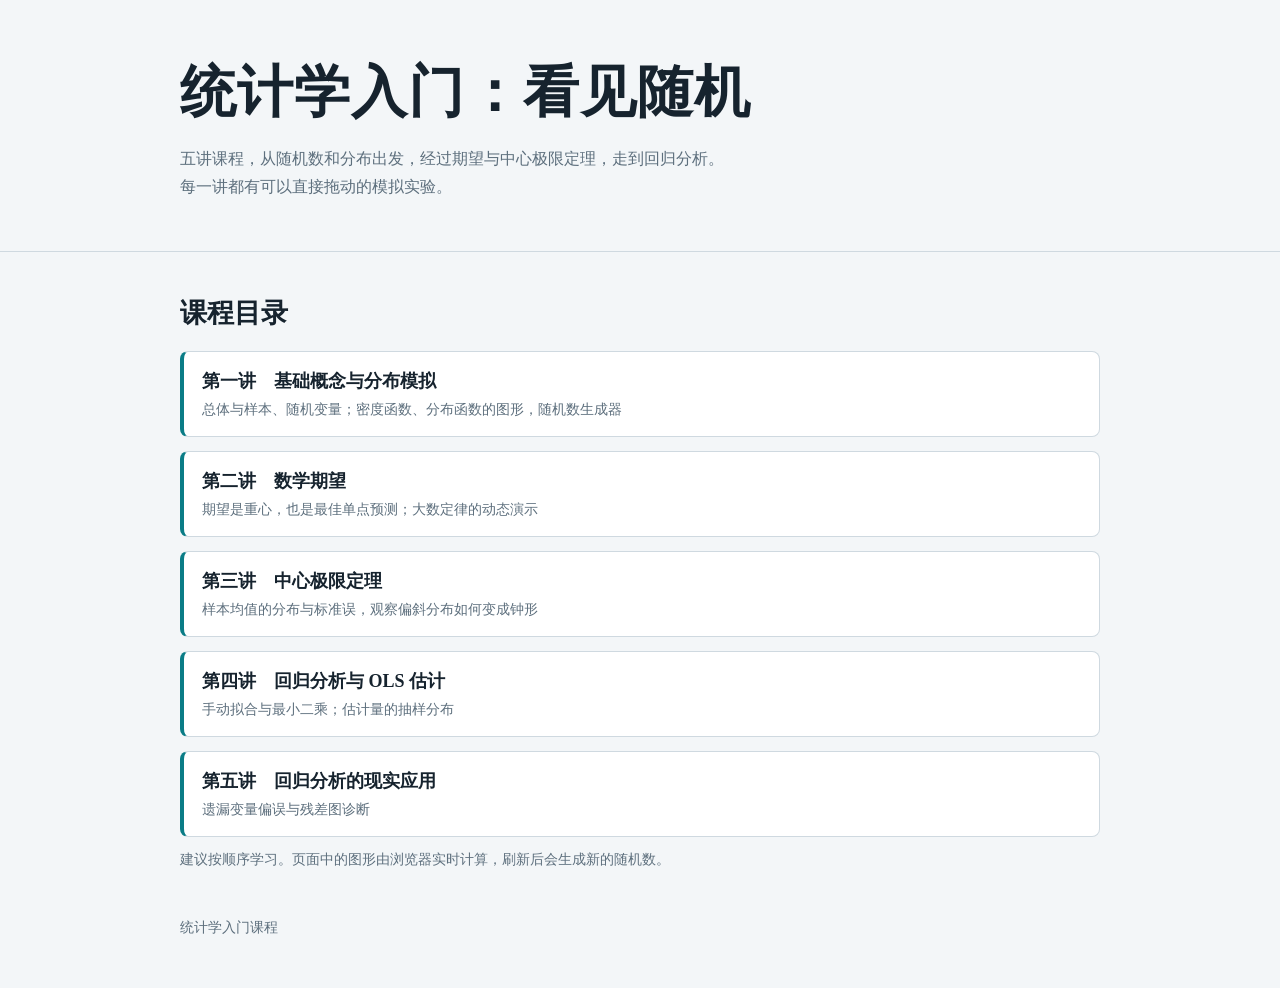
<file: index.html>
<!DOCTYPE html>
<html lang="zh-CN"><head><meta charset="utf-8"><meta name="viewport" content="width=device-width, initial-scale=1, viewport-fit=cover"><title>统计学入门：看见随机</title><link rel="stylesheet" href="assets/style.css"></head>
<body><header><div class="w"><h1>统计学入门：看见随机</h1><p class="lead">五讲课程，从随机数和分布出发，经过期望与中心极限定理，走到回归分析。每一讲都有可以直接拖动的模拟实验。</p></div></header>
<main class="w"><section><h2>课程目录</h2><ol class="toc"><li><a href="lecture-01/"><b>第一讲　基础概念与分布模拟</b><span>总体与样本、随机变量；密度函数、分布函数的图形，随机数生成器</span></a></li><li><a href="lecture-02/"><b>第二讲　数学期望</b><span>期望是重心，也是最佳单点预测；大数定律的动态演示</span></a></li><li><a href="lecture-03/"><b>第三讲　中心极限定理</b><span>样本均值的分布与标准误，观察偏斜分布如何变成钟形</span></a></li><li><a href="lecture-04/"><b>第四讲　回归分析与 OLS 估计</b><span>手动拟合与最小二乘；估计量的抽样分布</span></a></li><li><a href="lecture-05/"><b>第五讲　回归分析的现实应用</b><span>遗漏变量偏误与残差图诊断</span></a></li></ol><p class="note">建议按顺序学习。页面中的图形由浏览器实时计算，刷新后会生成新的随机数。</p></section></main>
<footer><div class="w">统计学入门课程</div></footer></body></html>
</file>
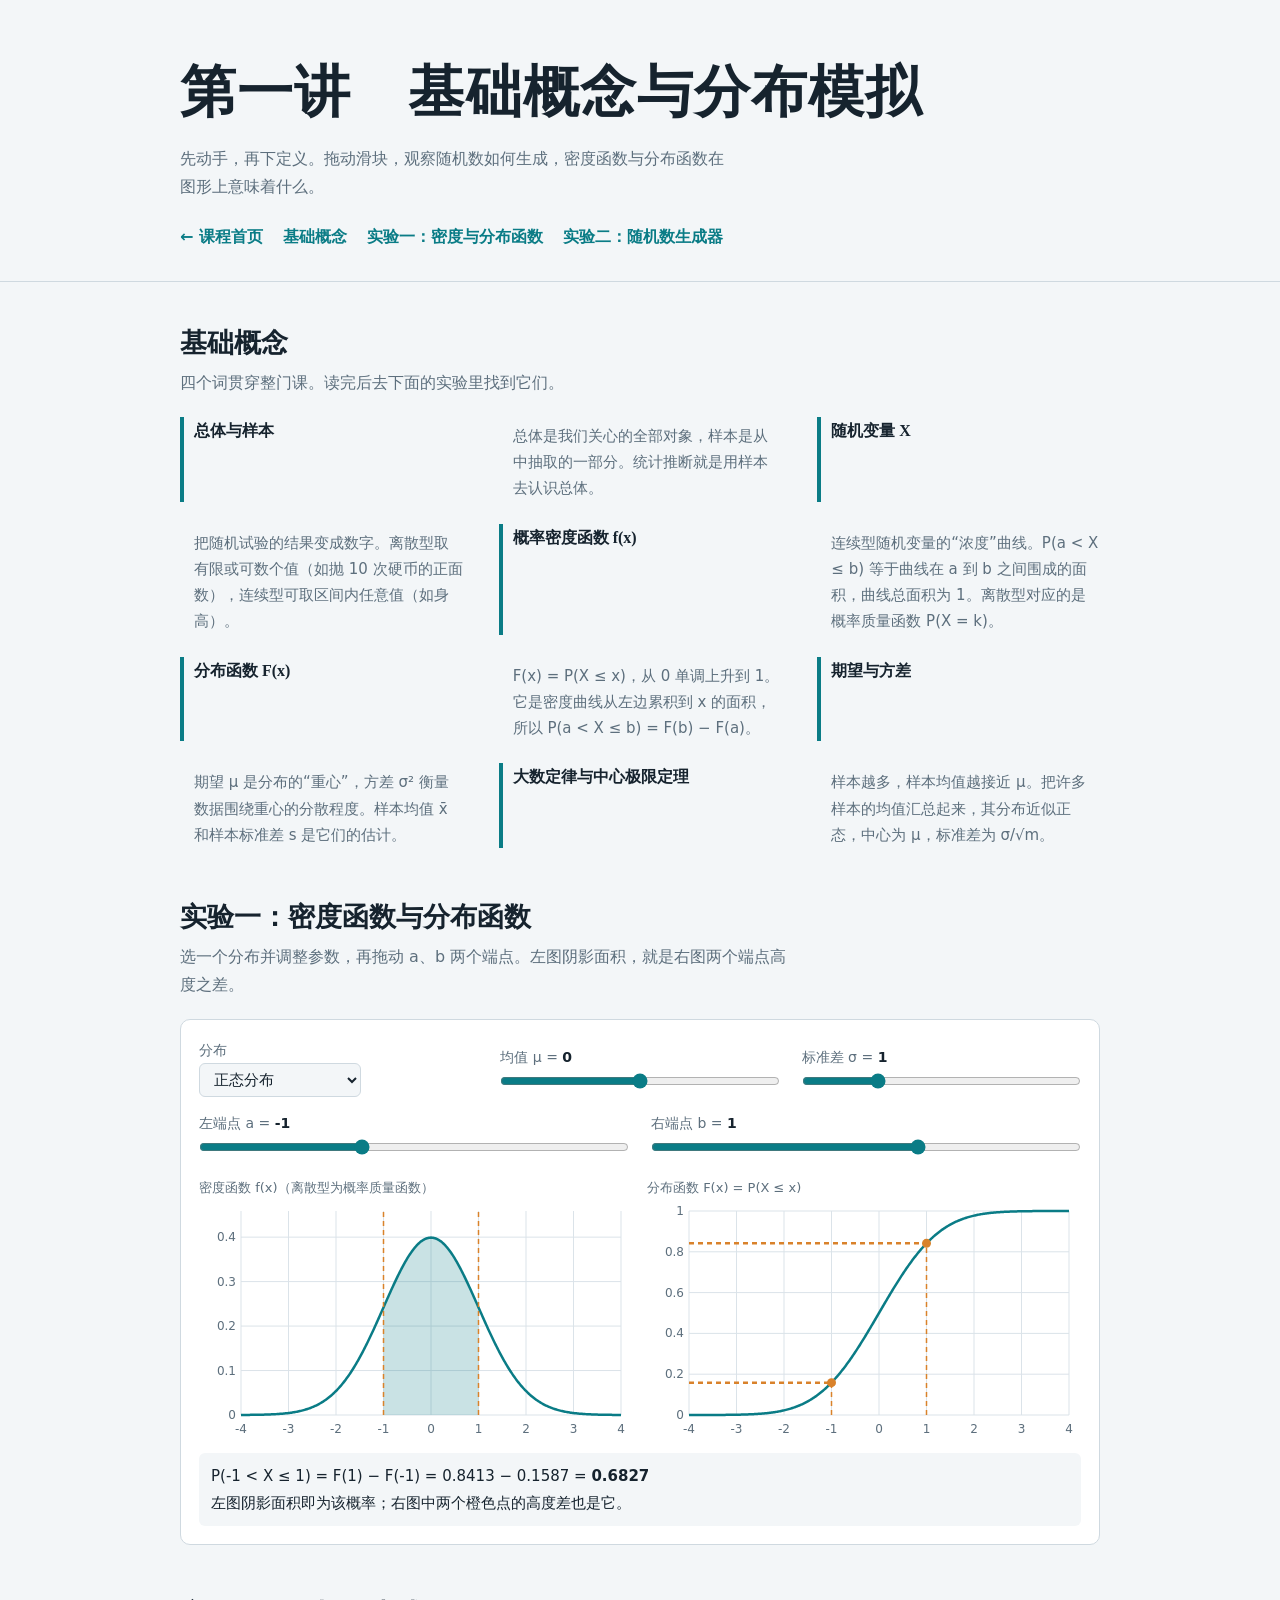
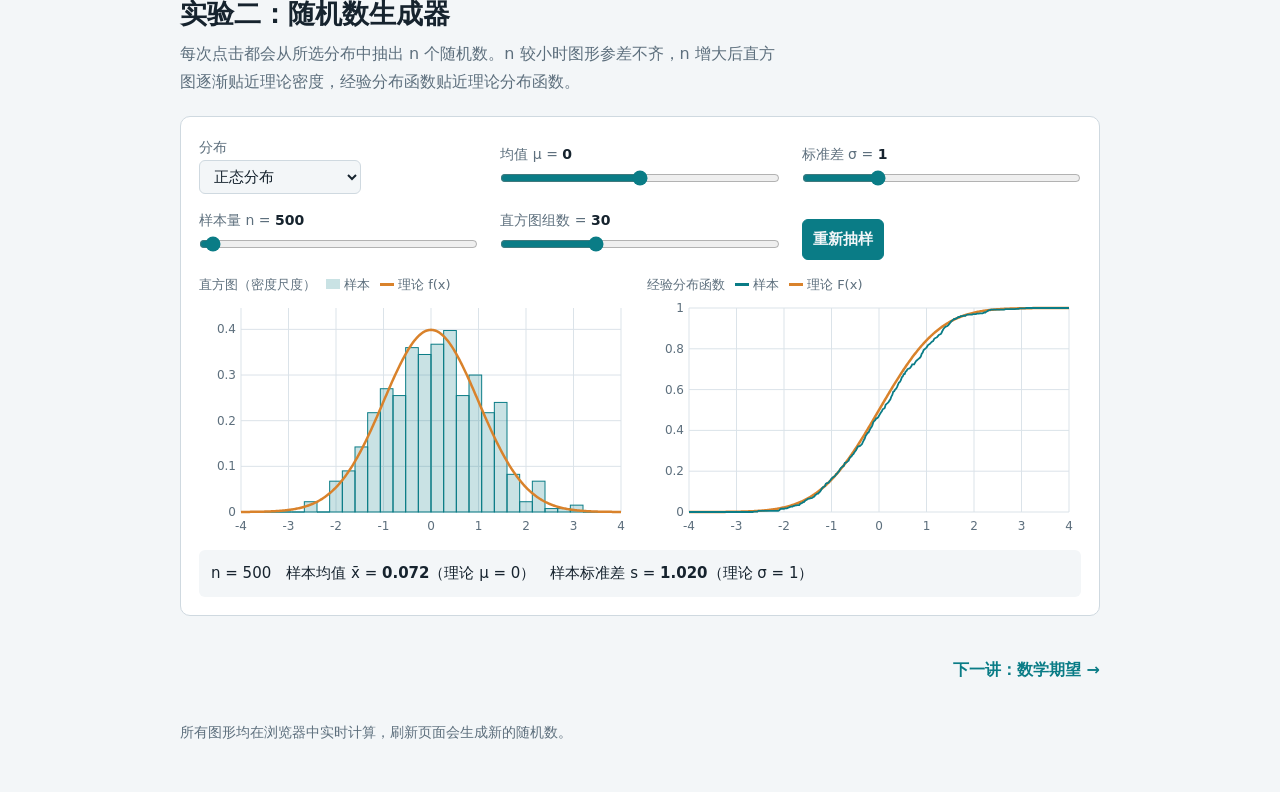
<file: lecture-01/index.html>
<!DOCTYPE html>
<html lang="zh-CN">
<head>
<meta charset="utf-8">
<meta name="viewport" content="width=device-width, initial-scale=1, viewport-fit=cover">
<title>第一讲　基础概念与分布模拟</title>
<link rel="stylesheet" href="../assets/style.css">
</head>
<body>
<header><div class="w">
<h1>第一讲　基础概念与分布模拟</h1>
<p class="lead">先动手，再下定义。拖动滑块，观察随机数如何生成，密度函数与分布函数在图形上意味着什么。</p>
<nav><a href="../">← 课程首页</a><a href="#c">基础概念</a><a href="#e1">实验一：密度与分布函数</a><a href="#e2">实验二：随机数生成器</a></nav>
</div></header>

<main class="w">
<section id="c">
<h2>基础概念</h2>
<p class="intro">四个词贯穿整门课。读完后去下面的实验里找到它们。</p>
<dl>
<dt>总体与样本</dt><dd>总体是我们关心的全部对象，样本是从中抽取的一部分。统计推断就是用样本去认识总体。</dd>
<dt>随机变量 X</dt><dd>把随机试验的结果变成数字。离散型取有限或可数个值（如抛 10 次硬币的正面数），连续型可取区间内任意值（如身高）。</dd>
<dt>概率密度函数 f(x)</dt><dd>连续型随机变量的“浓度”曲线。P(a &lt; X ≤ b) 等于曲线在 a 到 b 之间围成的面积，曲线总面积为 1。离散型对应的是概率质量函数 P(X = k)。</dd>
<dt>分布函数 F(x)</dt><dd>F(x) = P(X ≤ x)，从 0 单调上升到 1。它是密度曲线从左边累积到 x 的面积，所以 P(a &lt; X ≤ b) = F(b) − F(a)。</dd>
<dt>期望与方差</dt><dd>期望 μ 是分布的“重心”，方差 σ² 衡量数据围绕重心的分散程度。样本均值 x̄ 和样本标准差 s 是它们的估计。</dd>
<dt>大数定律与中心极限定理</dt><dd>样本越多，样本均值越接近 μ。把许多样本的均值汇总起来，其分布近似正态，中心为 μ，标准差为 σ/√m。</dd>
</dl>
</section>

<section id="e1">
<h2>实验一：密度函数与分布函数</h2>
<p class="intro">选一个分布并调整参数，再拖动 a、b 两个端点。左图阴影面积，就是右图两个端点高度之差。</p>
<div class="lab">
<div class="ctl" id="k1"></div>
<div class="ctl">
<label>左端点 a = <b id="va"></b><input type="range" id="ea"></label>
<label>右端点 b = <b id="vb"></b><input type="range" id="eb"></label>
</div>
<div class="pair">
<figure><figcaption>密度函数 f(x)（离散型为概率质量函数）</figcaption><canvas id="c1"></canvas></figure>
<figure><figcaption>分布函数 F(x) = P(X ≤ x)</figcaption><canvas id="c2"></canvas></figure>
</div>
<div class="out" id="o1"></div>
</div>
</section>

<section id="e2">
<h2>实验二：随机数生成器</h2>
<p class="intro">每次点击都会从所选分布中抽出 n 个随机数。n 较小时图形参差不齐，n 增大后直方图逐渐贴近理论密度，经验分布函数贴近理论分布函数。</p>
<div class="lab">
<div class="ctl" id="k2"></div>
<div class="ctl">
<label>样本量 n = <b>500</b><input type="range" id="sn" min="10" max="20000" step="10" value="500"></label>
<label>直方图组数 = <b>30</b><input type="range" id="sb" min="5" max="80" step="1" value="30"></label>
<div><button id="go">重新抽样</button></div>
</div>
<div class="pair">
<figure><figcaption>直方图（密度尺度）<span class="sw" style="background:var(--accs);height:10px"></span>样本<span class="sw" style="background:var(--warm)"></span>理论 f(x)</figcaption><canvas id="c3"></canvas></figure>
<figure><figcaption>经验分布函数<span class="sw" style="background:var(--acc)"></span>样本<span class="sw" style="background:var(--warm)"></span>理论 F(x)</figcaption><canvas id="c4"></canvas></figure>
</div>
<div class="out" id="o2"></div>
</div>
</section>

</main>
<div class="w pn"><span></span><a href="../lecture-02/">下一讲：数学期望 →</a></div>
<footer><div class="w">所有图形均在浏览器中实时计算，刷新页面会生成新的随机数。</div></footer>

<script src="../assets/lib.js"></script>
<script>
/* 实验一 */
const E=ctl($('k1'),drawE,o=>{const r=o.d.rng(o.q),m=o.d.mean(o.q),s=o.d.sd(o.q),st=o.d.disc?1:(r[1]-r[0])/200;
 [['ea',m-s],['eb',m+s]].forEach(([id,v])=>{const e=$(id);e.min=r[0];e.max=r[1];e.step=st;e.value=o.d.disc?Math.round(v):v;$(id==='ea'?'va':'vb').textContent=fmt(+e.value)})});
bindB('ea',drawE);bindB('eb',drawE);
function drawE(){
 const {d,q}=E,r=d.rng(q),a=+$('ea').value,b=+$('eb').value,lo=Math.min(a,b),hi=Math.max(a,b);
 $('va').textContent=fmt(a);$('vb').textContent=fmt(b);
 const A=ax($('c1'),r,ymaxOf(d,q,r)*1.15),g=A.g,acc=css('--acc'),as=css('--accs');
 if(d.disc){for(let k=0;k<=q.n;k++){const y=d.f(k,q),x0=A.X(k-.4),x1=A.X(k+.4);g.fillStyle=(k>lo&&k<=hi)?acc:as;g.fillRect(x0,A.Y(y),x1-x0,A.Y(0)-A.Y(y))}}
 else{g.beginPath();g.moveTo(A.X(lo),A.Y(0));for(let i=0;i<=120;i++){const x=lo+(hi-lo)*i/120;g.lineTo(A.X(x),A.Y(d.f(x,q)))}g.lineTo(A.X(hi),A.Y(0));g.fillStyle=as;g.fill();curve(A,x=>d.f(x,q),r,acc,2.5)}
 [lo,hi].forEach(x=>dash(A,x,0,A.h&&ymaxOf(d,q,r)*1.15,css('--warm')));
 const B=ax($('c2'),r,1);curve(B,x=>d.F(x,q),r,acc,2.5);
 const Fl=d.F(lo,q),Fh=d.F(hi,q);
 [[lo,Fl],[hi,Fh]].forEach(([x,y])=>{dash(B,x,0,y,css('--warm'));B.g.save();B.g.setLineDash([5,4]);B.g.strokeStyle=css('--warm');B.g.beginPath();B.g.moveTo(B.L,B.Y(y));B.g.lineTo(B.X(x),B.Y(y));B.g.stroke();B.g.restore();B.g.beginPath();B.g.arc(B.X(x),B.Y(y),4.5,0,7);B.g.fillStyle=css('--warm');B.g.fill()});
 $('o1').innerHTML=`P(${fmt(lo)} &lt; X ≤ ${fmt(hi)}) = F(${fmt(hi)}) − F(${fmt(lo)}) = ${Fh.toFixed(4)} − ${Fl.toFixed(4)} = <b>${(Fh-Fl).toFixed(4)}</b><br>${d.disc?'左图高亮的柱子（k 取 a 之后到 b 为止）的高度之和即为该概率。':'左图阴影面积即为该概率；右图中两个橙色点的高度差也是它。'}`}

/* 实验二 */
let smp=[];
const S=ctl($('k2'),()=>{resample();drawS()});
function resample(){const n=+$('sn').value;smp=Array.from({length:n},()=>S.d.s(S.q))}
bindB('sn',()=>{resample();drawS()});bindB('sb',drawS);$('go').onclick=()=>{resample();drawS()};
function hist(vals,d,q,r,k,A0){ // 返回 [{x0,w,h}]，h 为密度
 const n=vals.length;if(d.disc){const c=Array(q.n+1).fill(0);vals.forEach(v=>c[v]++);return c.map((v,i)=>({x0:i-.4,w:.8,h:v/n}))}
 const w=(r[1]-r[0])/k,c=Array(k).fill(0);vals.forEach(v=>{const i=Math.floor((v-r[0])/w);if(i>=0&&i<k)c[i]++});return c.map((v,i)=>({x0:r[0]+i*w,w,h:v/(n*w)}))}
function drawHist(cvs,vals,d,q,r,k,fth,lineCol){
 const H=hist(vals,d,q,r,k),ym=Math.max(...H.map(b=>b.h),ymaxOf(d,q,r)*(fth?1:0))*1.12||1;
 const A=ax(cvs,r,ym),g=A.g;g.fillStyle=css('--accs');g.strokeStyle=css('--acc');g.lineWidth=1;
 H.forEach(b=>{const x0=A.X(b.x0),x1=A.X(b.x0+b.w);g.fillRect(x0,A.Y(b.h),x1-x0,A.Y(0)-A.Y(b.h));g.strokeRect(x0,A.Y(b.h),x1-x0,A.Y(0)-A.Y(b.h))});
 return A}
function drawS(){
 const {d,q}=S,r=d.rng(q),n=smp.length,k=+$('sb').value,A=drawHist($('c3'),smp,d,q,r,k,1),g=A.g,warm=css('--warm');
 if(d.disc){for(let i=0;i<=q.n;i++){g.beginPath();g.arc(A.X(i),A.Y(d.f(i,q)),4,0,7);g.fillStyle=warm;g.fill()}}else curve(A,x=>d.f(x,q),r,warm,2.5);
 const srt=[...smp].sort((x,y)=>x-y),cnt=x=>{let a=0,b=n;while(a<b){const m=(a+b)>>1;srt[m]<=x?a=m+1:b=m}return a/n};
 const B=ax($('c4'),r,1);curve(B,x=>d.F(x,q),r,warm,2.5);curve(B,cnt,r,css('--acc'),1.8);
 const m=smp.reduce((s,v)=>s+v,0)/n,s=Math.sqrt(smp.reduce((t,v)=>t+(v-m)**2,0)/(n-1));
 $('o2').innerHTML=`n = ${n}　样本均值 x̄ = <b>${m.toFixed(3)}</b>（理论 μ = ${fmt(d.mean(q))}）　样本标准差 s = <b>${s.toFixed(3)}</b>（理论 σ = ${fmt(d.sd(q))}）`}

E.build();S.build();
const all=()=>{drawE();drawS()};
addEventListener('resize',all);matchMedia('(prefers-color-scheme:dark)').addEventListener('change',all);
</script>
</body>
</html>
</file>
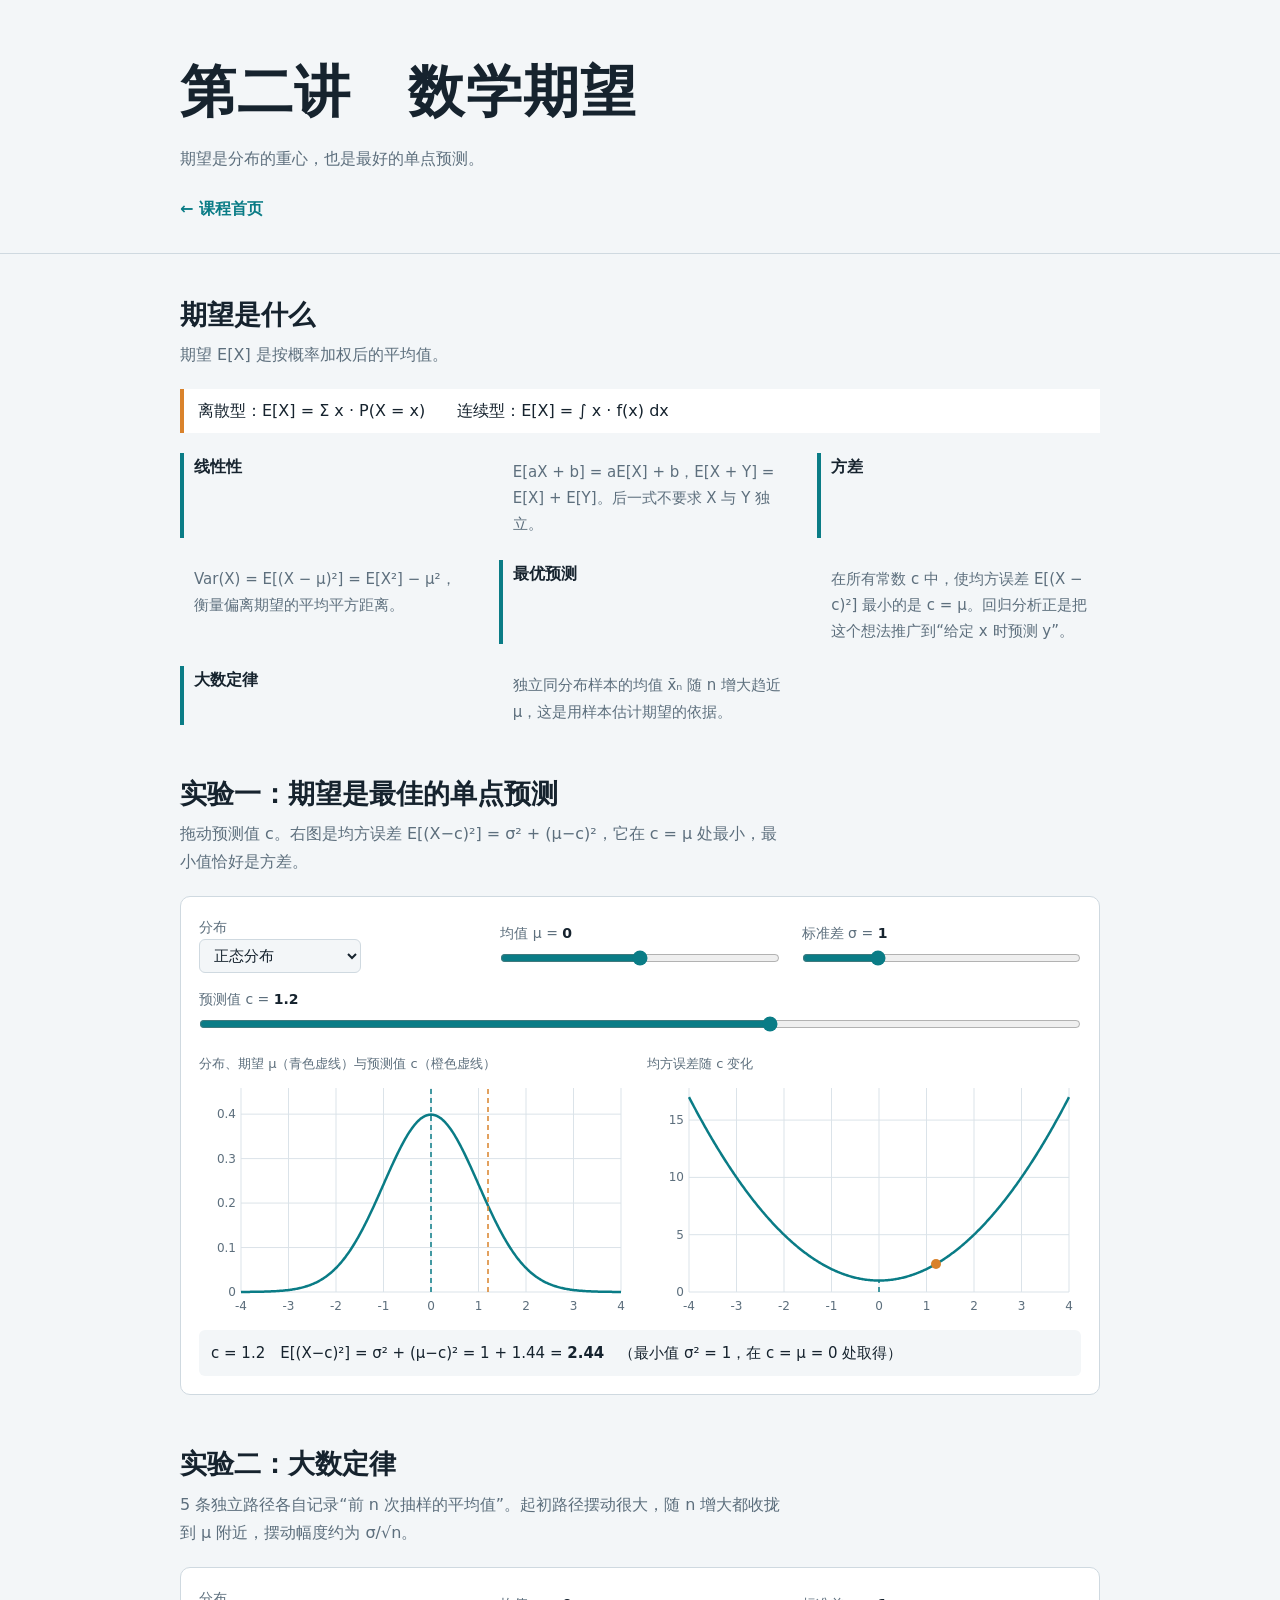
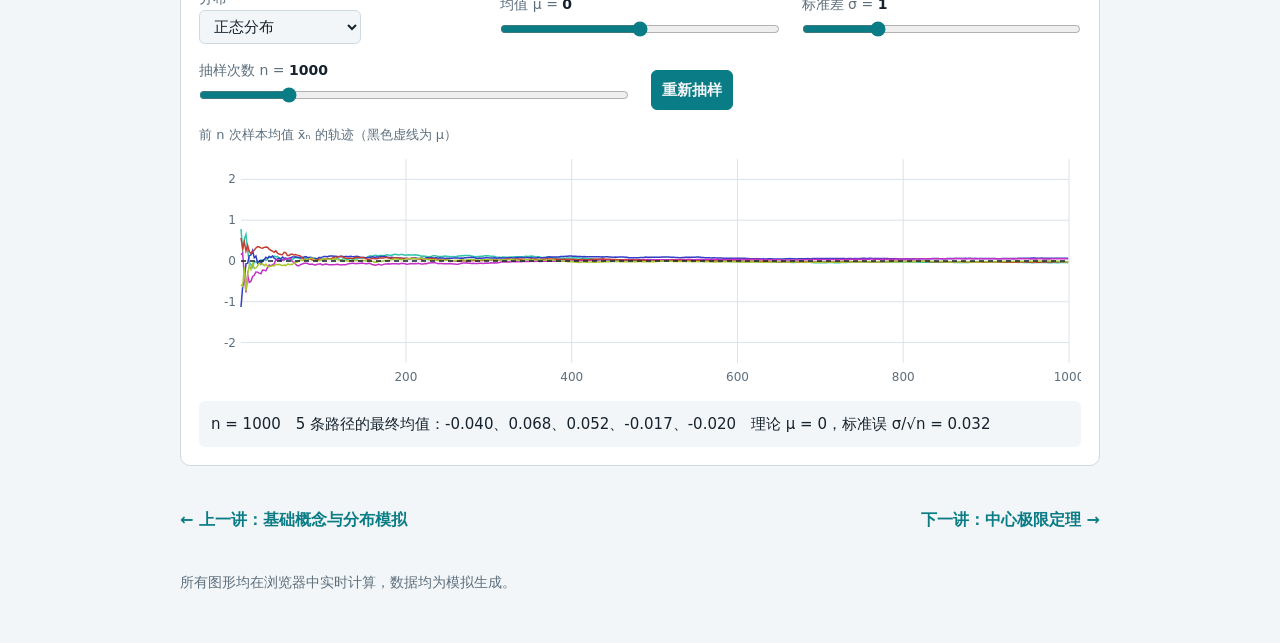
<file: lecture-02/index.html>
<!DOCTYPE html>
<html lang="zh-CN"><head><meta charset="utf-8"><meta name="viewport" content="width=device-width, initial-scale=1, viewport-fit=cover"><title>第二讲　数学期望</title><link rel="stylesheet" href="../assets/style.css"></head>
<body><header><div class="w"><h1>第二讲　数学期望</h1><p class="lead">期望是分布的重心，也是最好的单点预测。</p><nav><a href="../">← 课程首页</a></nav></div></header>
<main class="w">
<section><h2>期望是什么</h2><p class="intro">期望 E[X] 是按概率加权后的平均值。</p>
<div class="eq">离散型：E[X] = Σ x · P(X = x)　　连续型：E[X] = ∫ x · f(x) dx</div>
<dl><dt>线性性</dt><dd>E[aX + b] = aE[X] + b，E[X + Y] = E[X] + E[Y]。后一式不要求 X 与 Y 独立。</dd>
<dt>方差</dt><dd>Var(X) = E[(X − μ)²] = E[X²] − μ²，衡量偏离期望的平均平方距离。</dd>
<dt>最优预测</dt><dd>在所有常数 c 中，使均方误差 E[(X − c)²] 最小的是 c = μ。回归分析正是把这个想法推广到“给定 x 时预测 y”。</dd>
<dt>大数定律</dt><dd>独立同分布样本的均值 x̄ₙ 随 n 增大趋近 μ，这是用样本估计期望的依据。</dd></dl></section>
<section id="x1"><h2>实验一：期望是最佳的单点预测</h2><p class="intro">拖动预测值 c。右图是均方误差 E[(X−c)²] = σ² + (μ−c)²，它在 c = μ 处最小，最小值恰好是方差。</p>
<div class="lab"><div class="ctl" id="k1"></div><div class="ctl"><label>预测值 c = <b>0</b><input type="range" id="c0"></label></div>
<div class="pair"><figure><figcaption>分布、期望 μ（青色虚线）与预测值 c（橙色虚线）</figcaption><canvas id="c1"></canvas></figure>
<figure><figcaption>均方误差随 c 变化</figcaption><canvas id="c2"></canvas></figure></div><div class="out" id="o1"></div></div></section>
<section id="x2"><h2>实验二：大数定律</h2><p class="intro">5 条独立路径各自记录“前 n 次抽样的平均值”。起初路径摆动很大，随 n 增大都收拢到 μ 附近，摆动幅度约为 σ/√n。</p>
<div class="lab"><div class="ctl" id="k2"></div><div class="ctl"><label>抽样次数 n = <b>1000</b><input type="range" id="n2" min="10" max="5000" step="10" value="1000"></label><div><button id="g2">重新抽样</button></div></div>
<figure><figcaption>前 n 次样本均值 x̄ₙ 的轨迹（黑色虚线为 μ）</figcaption><canvas id="c3"></canvas></figure><div class="out" id="o2"></div></div></section></main>
<div class="w pn"><a href="../lecture-01/">← 上一讲：基础概念与分布模拟</a><a href="../lecture-03/">下一讲：中心极限定理 →</a></div><footer><div class="w">所有图形均在浏览器中实时计算，数据均为模拟生成。</div></footer>
<script src="../assets/lib.js"></script>
<script>
const A1=ctl($('k1'),d1,o=>{const r=o.d.rng(o.q),e=$('c0');e.min=r[0];e.max=r[1];e.step=(r[1]-r[0])/200;e.value=o.d.mean(o.q)+(r[1]-r[0])*.15});
bindB('c0',d1);
function d1(){const {d,q}=A1,r=d.rng(q),mu=d.mean(q),sg=d.sd(q),c=+$('c0').value;
 $('c0').parentNode.querySelector('b').textContent=fmt(c);
 const ym=ymaxOf(d,q,r)*1.15,A=ax($('c1'),r,ym),g=A.g;
 if(d.disc){for(let k=0;k<=q.n;k++){const y=d.f(k,q);g.fillStyle=css('--accs');g.fillRect(A.X(k-.4),A.Y(y),A.X(k+.4)-A.X(k-.4),A.Y(0)-A.Y(y))}}else curve(A,x=>d.f(x,q),r,css('--acc'),2.5);
 dash(A,mu,0,ym,css('--acc'));dash(A,c,0,ym,css('--warm'));
 const mse=x=>sg*sg+(mu-x)**2,B=ax($('c2'),r,sg*sg+Math.max((mu-r[0])**2,(mu-r[1])**2)*1.05);
 curve(B,mse,r,css('--acc'),2.5);dash(B,mu,0,mse(mu),css('--acc'));B.g.beginPath();B.g.arc(B.X(c),B.Y(mse(c)),5,0,7);B.g.fillStyle=css('--warm');B.g.fill();
 $('o1').innerHTML=`c = ${fmt(c)}　E[(X−c)²] = σ² + (μ−c)² = ${fmt(sg*sg)} + ${fmt((mu-c)**2)} = <b>${fmt(mse(c))}</b>　（最小值 σ² = ${fmt(sg*sg)}，在 c = μ = ${fmt(mu)} 处取得）`}
let paths=[];
const A2=ctl($('k2'),()=>{sim();d2()});
function sim(){const n=+$('n2').value;paths=Array.from({length:5},()=>{let s=0;return Array.from({length:n},(_,i)=>(s+=A2.d.s(A2.q))/(i+1))})}
bindB('n2',()=>{sim();d2()});$('g2').onclick=()=>{sim();d2()};
function d2(){const {d,q}=A2,mu=d.mean(q),sg=d.sd(q),n=paths[0].length,A=ax($('c3'),[1,n],mu+2.5*sg,mu-2.5*sg),g=A.g,st=Math.max(1,Math.floor(n/500));
 paths.forEach((p,k)=>{g.beginPath();for(let i=0;i<n;i+=st)i?g.lineTo(A.X(i+1),A.Y(p[i])):g.moveTo(A.X(1),A.Y(p[0]));g.strokeStyle=`hsl(${k*65+170} 60% 48%)`;g.lineWidth=1.5;g.stroke()});
 g.save();g.setLineDash([5,4]);g.strokeStyle=css('--ink');g.beginPath();g.moveTo(A.X(1),A.Y(mu));g.lineTo(A.X(n),A.Y(mu));g.stroke();g.restore();
 $('o2').innerHTML=`n = ${n}　5 条路径的最终均值：${paths.map(p=>p[n-1].toFixed(3)).join('、')}　理论 μ = ${fmt(mu)}，标准误 σ/√n = ${fmt(sg/Math.sqrt(n))}`}
function redraw(){d1();d2()}
A1.build();A2.build();
addEventListener('resize',()=>{try{redraw()}catch(e){}});matchMedia("(prefers-color-scheme:dark)").addEventListener("change",()=>dispatchEvent(new Event("resize")));
</script></body></html>
</file>
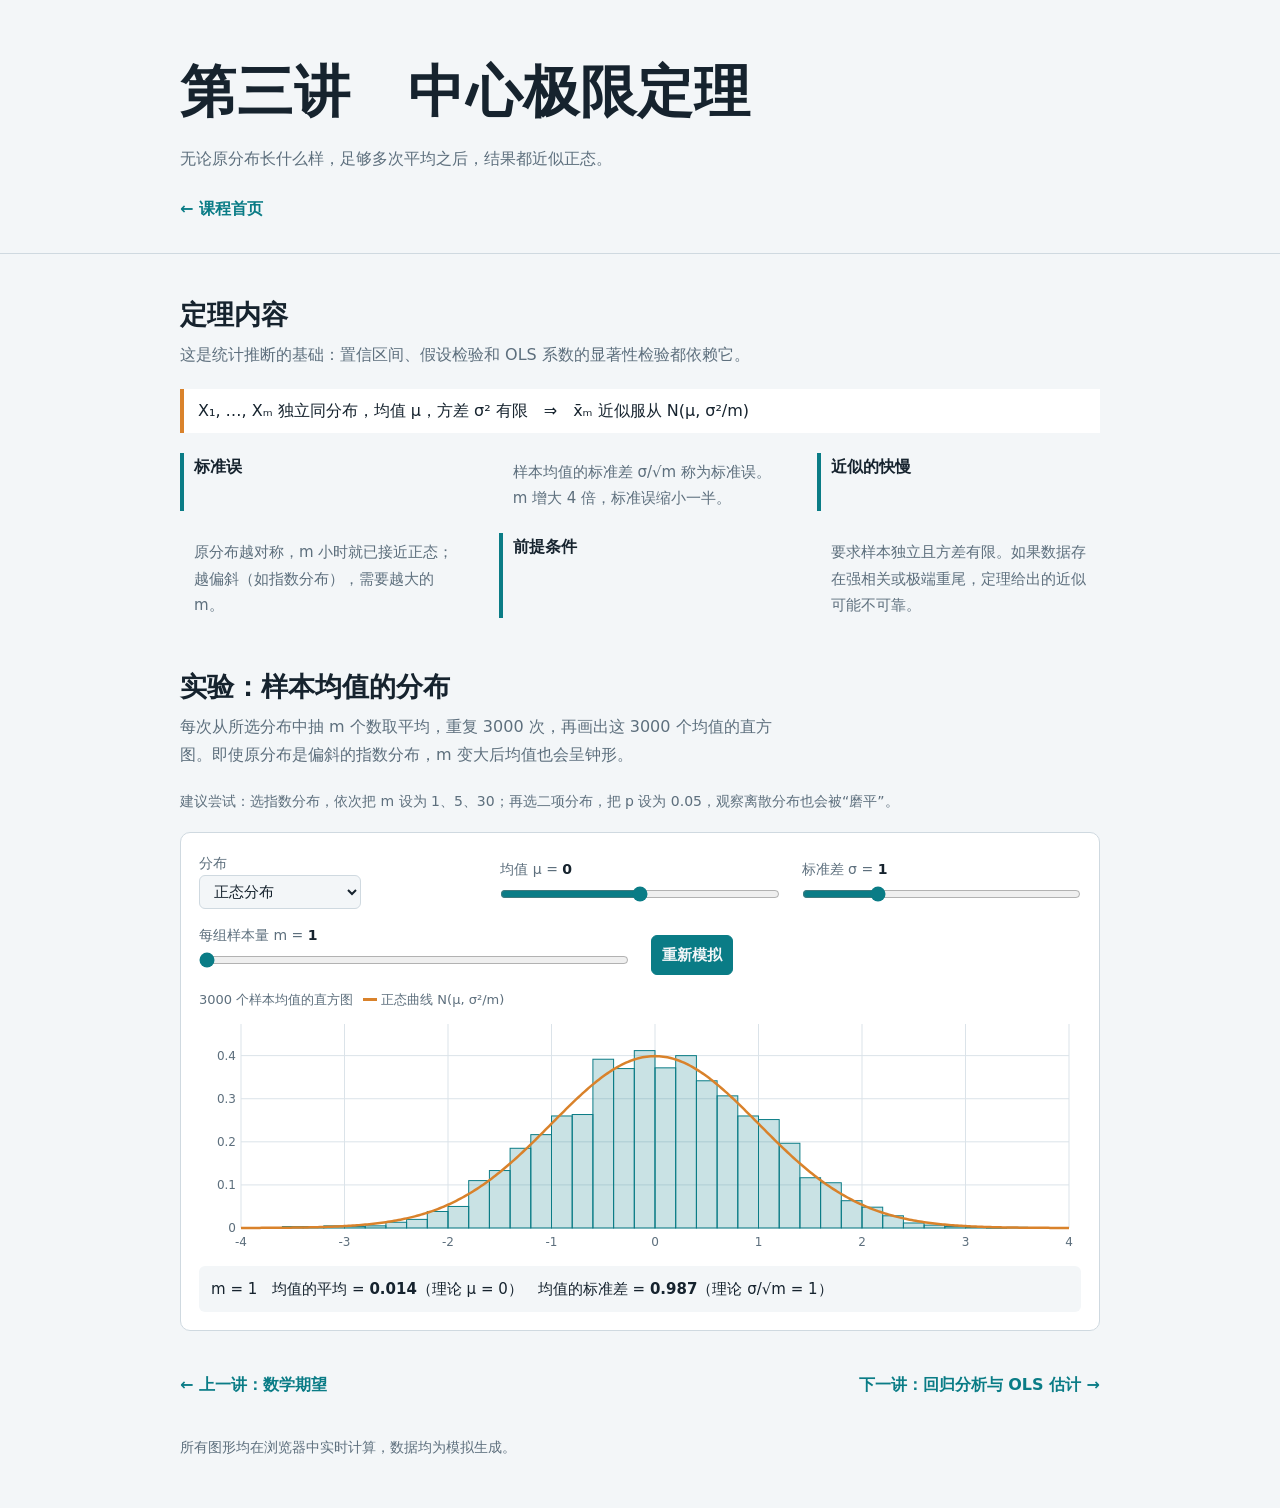
<file: lecture-03/index.html>
<!DOCTYPE html>
<html lang="zh-CN"><head><meta charset="utf-8"><meta name="viewport" content="width=device-width, initial-scale=1, viewport-fit=cover"><title>第三讲　中心极限定理</title><link rel="stylesheet" href="../assets/style.css"></head>
<body><header><div class="w"><h1>第三讲　中心极限定理</h1><p class="lead">无论原分布长什么样，足够多次平均之后，结果都近似正态。</p><nav><a href="../">← 课程首页</a></nav></div></header>
<main class="w">
<section><h2>定理内容</h2><p class="intro">这是统计推断的基础：置信区间、假设检验和 OLS 系数的显著性检验都依赖它。</p>
<div class="eq">X₁, …, Xₘ 独立同分布，均值 μ，方差 σ² 有限　⇒　x̄ₘ 近似服从 N(μ, σ²/m)</div>
<dl><dt>标准误</dt><dd>样本均值的标准差 σ/√m 称为标准误。m 增大 4 倍，标准误缩小一半。</dd>
<dt>近似的快慢</dt><dd>原分布越对称，m 小时就已接近正态；越偏斜（如指数分布），需要越大的 m。</dd>
<dt>前提条件</dt><dd>要求样本独立且方差有限。如果数据存在强相关或极端重尾，定理给出的近似可能不可靠。</dd></dl></section>
<section id="e3">
<h2>实验：样本均值的分布</h2>
<p class="intro">每次从所选分布中抽 m 个数取平均，重复 3000 次，再画出这 3000 个均值的直方图。即使原分布是偏斜的指数分布，m 变大后均值也会呈钟形。</p>
<p class="note">建议尝试：选指数分布，依次把 m 设为 1、5、30；再选二项分布，把 p 设为 0.05，观察离散分布也会被“磨平”。</p>
<div class="lab">
<div class="ctl" id="k3"></div>
<div class="ctl">
<label>每组样本量 m = <b>1</b><input type="range" id="sm" min="1" max="60" step="1" value="1"></label>
<div><button id="go3">重新模拟</button></div>
</div>
<figure><figcaption>3000 个样本均值的直方图<span class="sw" style="background:var(--warm)"></span>正态曲线 N(μ, σ²/m)</figcaption><canvas id="c5"></canvas></figure>
<div class="out" id="o3"></div>
</div>
</section>
</main>
<div class="w pn"><a href="../lecture-02/">← 上一讲：数学期望</a><a href="../lecture-04/">下一讲：回归分析与 OLS 估计 →</a></div><footer><div class="w">所有图形均在浏览器中实时计算，数据均为模拟生成。</div></footer>
<script src="../assets/lib.js"></script>
<script>

let means=[];
const C=ctl($('k3'),()=>{sim();drawC()});
function sim(){const m=+$('sm').value;means=Array.from({length:3000},()=>{let t=0;for(let i=0;i<m;i++)t+=C.d.s(C.q);return t/m})}
bindB('sm',()=>{sim();drawC()});$('go3').onclick=()=>{sim();drawC()};
function drawC(){
 const {d,q}=C,m=+$('sm').value,mu=d.mean(q),sg=d.sd(q)/Math.sqrt(m),r=[mu-4*sg,mu+4*sg],n=means.length;
 const w=(r[1]-r[0])/40,c=Array(40).fill(0);means.forEach(v=>{const i=Math.floor((v-r[0])/w);if(i>=0&&i<40)c[i]++});
 const nf=x=>Math.exp(-(((x-mu)/sg)**2)/2)/(sg*Math.sqrt(2*Math.PI)),ym=Math.max(...c)/(n*w),A=ax($('c5'),r,Math.max(ym,nf(mu))*1.15),g=A.g;
 g.fillStyle=css('--accs');g.strokeStyle=css('--acc');c.forEach((v,i)=>{const h=v/(n*w),x0=A.X(r[0]+i*w),x1=A.X(r[0]+(i+1)*w);g.fillRect(x0,A.Y(h),x1-x0,A.Y(0)-A.Y(h));g.strokeRect(x0,A.Y(h),x1-x0,A.Y(0)-A.Y(h))});
 curve(A,nf,r,css('--warm'),2.5);
 const am=means.reduce((s,v)=>s+v,0)/n,as=Math.sqrt(means.reduce((t,v)=>t+(v-am)**2,0)/(n-1));
 $('o3').innerHTML=`m = ${m}　均值的平均 = <b>${am.toFixed(3)}</b>（理论 μ = ${fmt(mu)}）　均值的标准差 = <b>${as.toFixed(3)}</b>（理论 σ/√m = ${fmt(sg)}）`}

function redraw(){drawC()}
C.build();
addEventListener('resize',()=>{try{redraw()}catch(e){}});matchMedia("(prefers-color-scheme:dark)").addEventListener("change",()=>dispatchEvent(new Event("resize")));
</script></body></html>
</file>
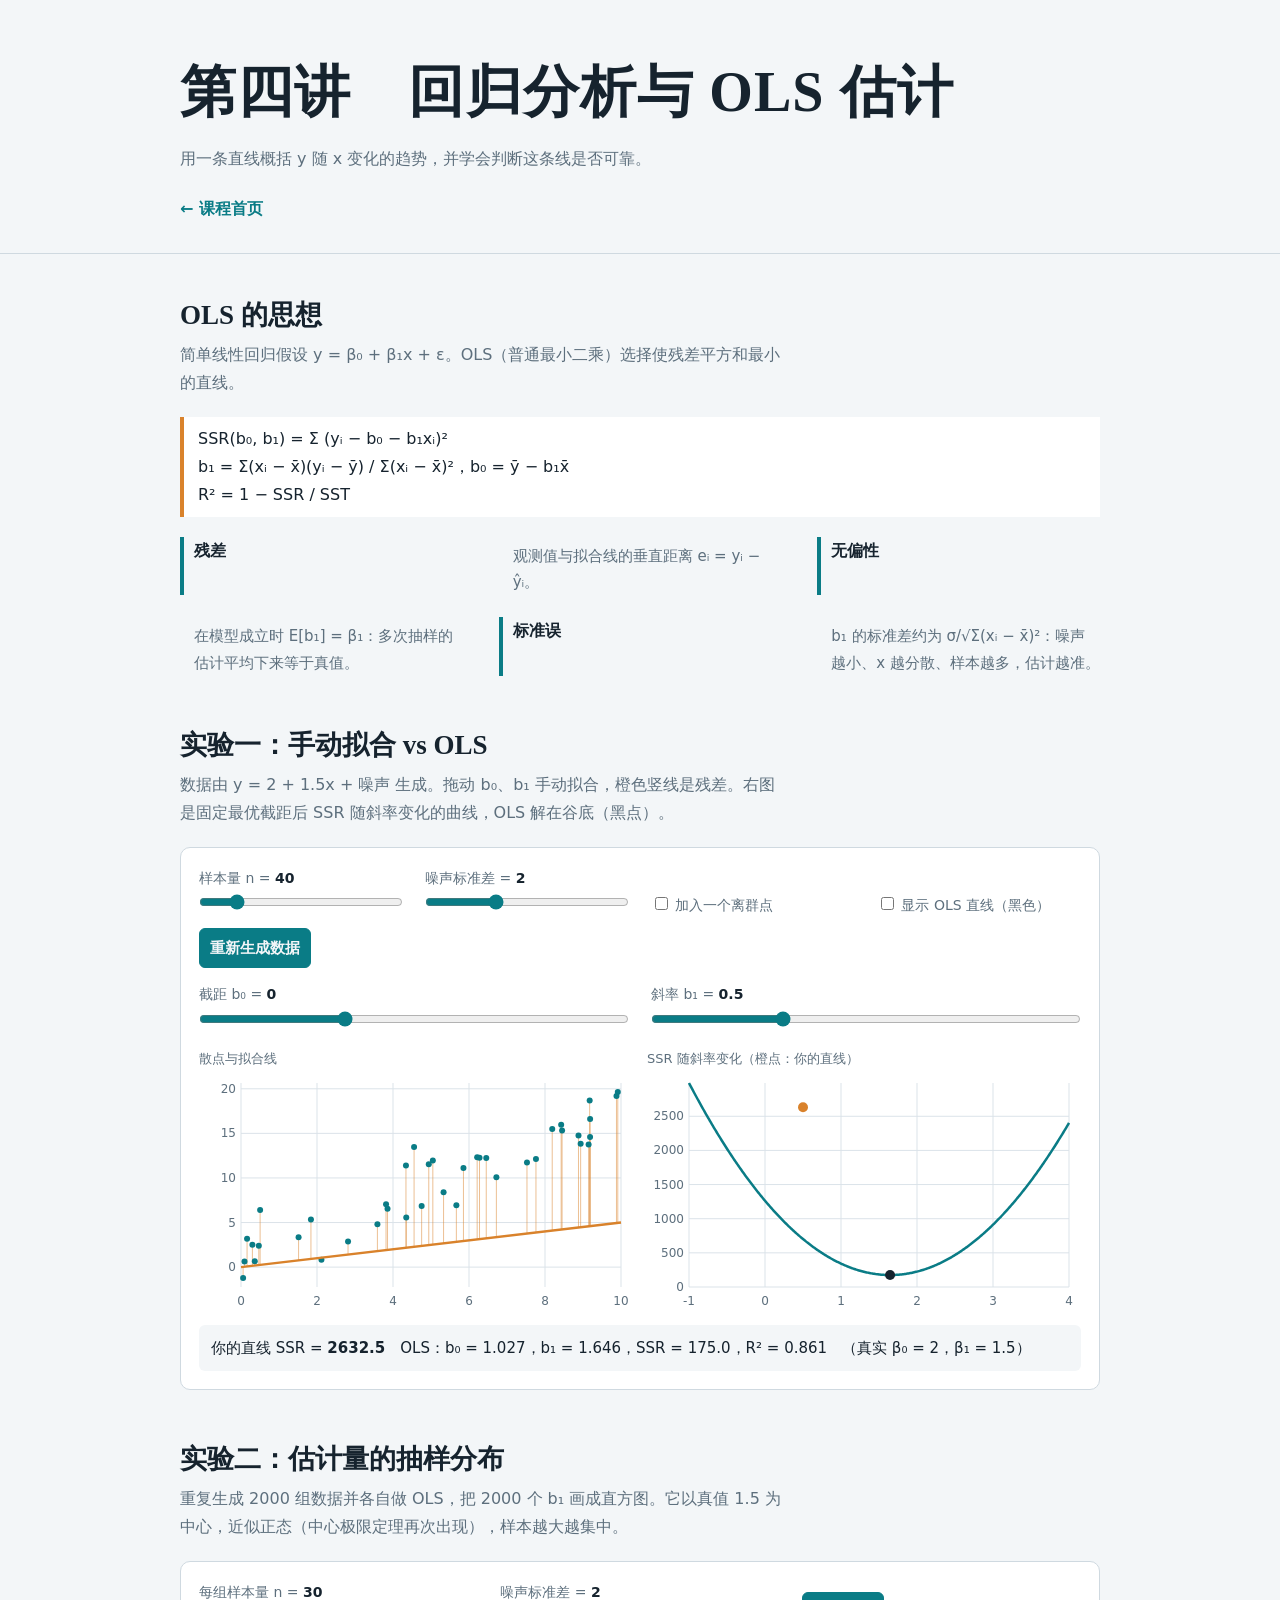
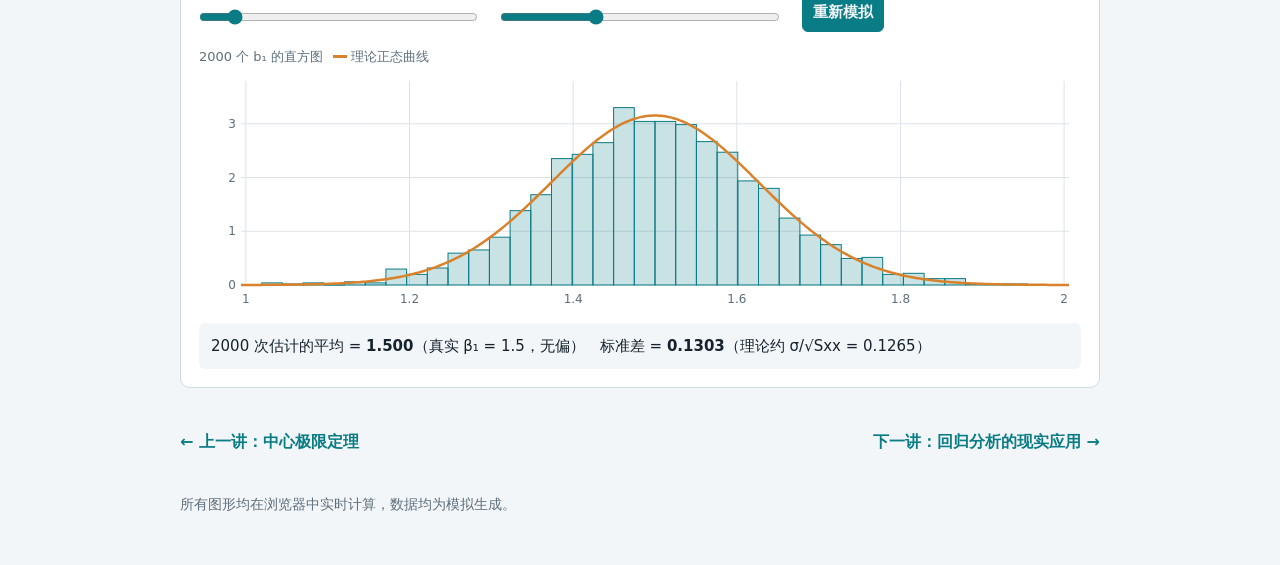
<file: lecture-04/index.html>
<!DOCTYPE html>
<html lang="zh-CN"><head><meta charset="utf-8"><meta name="viewport" content="width=device-width, initial-scale=1, viewport-fit=cover"><title>第四讲　回归分析与 OLS 估计</title><link rel="stylesheet" href="../assets/style.css"></head>
<body><header><div class="w"><h1>第四讲　回归分析与 OLS 估计</h1><p class="lead">用一条直线概括 y 随 x 变化的趋势，并学会判断这条线是否可靠。</p><nav><a href="../">← 课程首页</a></nav></div></header>
<main class="w">
<section><h2>OLS 的思想</h2><p class="intro">简单线性回归假设 y = β₀ + β₁x + ε。OLS（普通最小二乘）选择使残差平方和最小的直线。</p>
<div class="eq">SSR(b₀, b₁) = Σ (yᵢ − b₀ − b₁xᵢ)²<br>b₁ = Σ(xᵢ − x̄)(yᵢ − ȳ) / Σ(xᵢ − x̄)²，b₀ = ȳ − b₁x̄<br>R² = 1 − SSR / SST</div>
<dl><dt>残差</dt><dd>观测值与拟合线的垂直距离 eᵢ = yᵢ − ŷᵢ。</dd>
<dt>无偏性</dt><dd>在模型成立时 E[b₁] = β₁：多次抽样的估计平均下来等于真值。</dd>
<dt>标准误</dt><dd>b₁ 的标准差约为 σ/√Σ(xᵢ − x̄)²：噪声越小、x 越分散、样本越多，估计越准。</dd></dl></section>
<section id="r1"><h2>实验一：手动拟合 vs OLS</h2><p class="intro">数据由 y = 2 + 1.5x + 噪声 生成。拖动 b₀、b₁ 手动拟合，橙色竖线是残差。右图是固定最优截距后 SSR 随斜率变化的曲线，OLS 解在谷底（黑点）。</p>
<div class="lab"><div class="ctl"><label>样本量 n = <b>40</b><input type="range" id="n" min="10" max="200" step="5" value="40"></label>
<label>噪声标准差 = <b>2</b><input type="range" id="sg" min="0.5" max="5" step="0.5" value="2"></label>
<label><input type="checkbox" id="ol"> 加入一个离群点</label><label><input type="checkbox" id="sh"> 显示 OLS 直线（黑色）</label><div><button id="rg">重新生成数据</button></div></div>
<div class="ctl"><label>截距 b₀ = <b>0</b><input type="range" id="b0" min="-5" max="10" step="0.1" value="0"></label><label>斜率 b₁ = <b>0.5</b><input type="range" id="b1" min="-1" max="4" step="0.05" value="0.5"></label></div>
<div class="pair"><figure><figcaption>散点与拟合线</figcaption><canvas id="c1"></canvas></figure><figure><figcaption>SSR 随斜率变化（橙点：你的直线）</figcaption><canvas id="c2"></canvas></figure></div><div class="out" id="o1"></div></div></section>
<section id="r2"><h2>实验二：估计量的抽样分布</h2><p class="intro">重复生成 2000 组数据并各自做 OLS，把 2000 个 b₁ 画成直方图。它以真值 1.5 为中心，近似正态（中心极限定理再次出现），样本越大越集中。</p>
<div class="lab"><div class="ctl"><label>每组样本量 n = <b>30</b><input type="range" id="n2" min="10" max="200" step="5" value="30"></label>
<label>噪声标准差 = <b>2</b><input type="range" id="s2" min="0.5" max="5" step="0.5" value="2"></label><div><button id="g2">重新模拟</button></div></div>
<figure><figcaption>2000 个 b₁ 的直方图<span class="sw" style="background:var(--warm)"></span>理论正态曲线</figcaption><canvas id="c3"></canvas></figure><div class="out" id="o2"></div></div></section></main>
<div class="w pn"><a href="../lecture-03/">← 上一讲：中心极限定理</a><a href="../lecture-05/">下一讲：回归分析的现实应用 →</a></div><footer><div class="w">所有图形均在浏览器中实时计算，数据均为模拟生成。</div></footer>
<script src="../assets/lib.js"></script>
<script>
let X=[],Y=[];
function gen(){const n=+$('n').value,s=+$('sg').value;X=Array.from({length:n},()=>Math.random()*10);Y=X.map(x=>2+1.5*x+s*gauss());if($('ol').checked){X.push(9.5);Y.push(0)}d1()}
['n','sg'].forEach(i=>bindB(i,gen));$('ol').onchange=gen;$('rg').onclick=gen;['b0','b1'].forEach(i=>bindB(i,d1));$('sh').onchange=d1;
function d1(){const b0=+$('b0').value,b1=+$('b1').value,[o0,o1]=ols(X,Y),n=X.length,sum=v=>v.reduce((a,b)=>a+b,0),mx=sum(X)/n,my=sum(Y)/n;
 const ssr=(a,b)=>X.reduce((s,x,i)=>s+(Y[i]-a-b*x)**2,0),sst=Y.reduce((s,y)=>s+(y-my)**2,0),lo=Math.min(...Y,0)-1,hi=Math.max(...Y)+1,A=ax($('c1'),[0,10],hi,lo),g=A.g;
 g.strokeStyle=css('--warm');g.globalAlpha=.5;X.forEach((x,i)=>{g.beginPath();g.moveTo(A.X(x),A.Y(Y[i]));g.lineTo(A.X(x),A.Y(b0+b1*x));g.stroke()});g.globalAlpha=1;
 scat(A,X,Y,css('--acc'));seg(A,0,b0,10,b0+10*b1,css('--warm'),2.5);if($('sh').checked)seg(A,0,o0,10,o0+10*o1,css('--ink'),2);
 const P=b=>ssr(my-b*mx,b),top=Math.max(P(-1),P(4)),B=ax($('c2'),[-1,4],top);
 curve(B,P,[-1,4],css('--acc'),2.5);[[b1,Math.min(ssr(b0,b1),top),'--warm'],[o1,P(o1),'--ink']].forEach(([x,y,c])=>{B.g.fillStyle=css(c);B.g.beginPath();B.g.arc(B.X(x),B.Y(y),5,0,7);B.g.fill()});
 $('o1').innerHTML=`你的直线 SSR = <b>${ssr(b0,b1).toFixed(1)}</b>　OLS：b₀ = ${o0.toFixed(3)}，b₁ = ${o1.toFixed(3)}，SSR = ${ssr(o0,o1).toFixed(1)}，R² = ${(1-ssr(o0,o1)/sst).toFixed(3)}　（真实 β₀ = 2，β₁ = 1.5）`}
['n2','s2'].forEach(i=>bindB(i,d2));$('g2').onclick=d2;
function d2(){const n=+$('n2').value,s=+$('s2').value,v=[];for(let t=0;t<2000;t++){const x=Array.from({length:n},()=>Math.random()*10);v.push(ols(x,x.map(a=>2+1.5*a+s*gauss()))[1])}
 const se=s/Math.sqrt(n*100/12),m=v.reduce((a,b)=>a+b)/2000,sd=Math.sqrt(v.reduce((t,a)=>t+(a-m)**2,0)/1999);hn($('c3'),v,1.5,se);
 $('o2').innerHTML=`2000 次估计的平均 = <b>${m.toFixed(3)}</b>（真实 β₁ = 1.5，无偏）　标准差 = <b>${sd.toFixed(4)}</b>（理论约 σ/√Sxx = ${se.toFixed(4)}）`}
function redraw(){d1();d2()}
gen();d2();
addEventListener('resize',()=>{try{redraw()}catch(e){}});matchMedia("(prefers-color-scheme:dark)").addEventListener("change",()=>dispatchEvent(new Event("resize")));
</script></body></html>
</file>
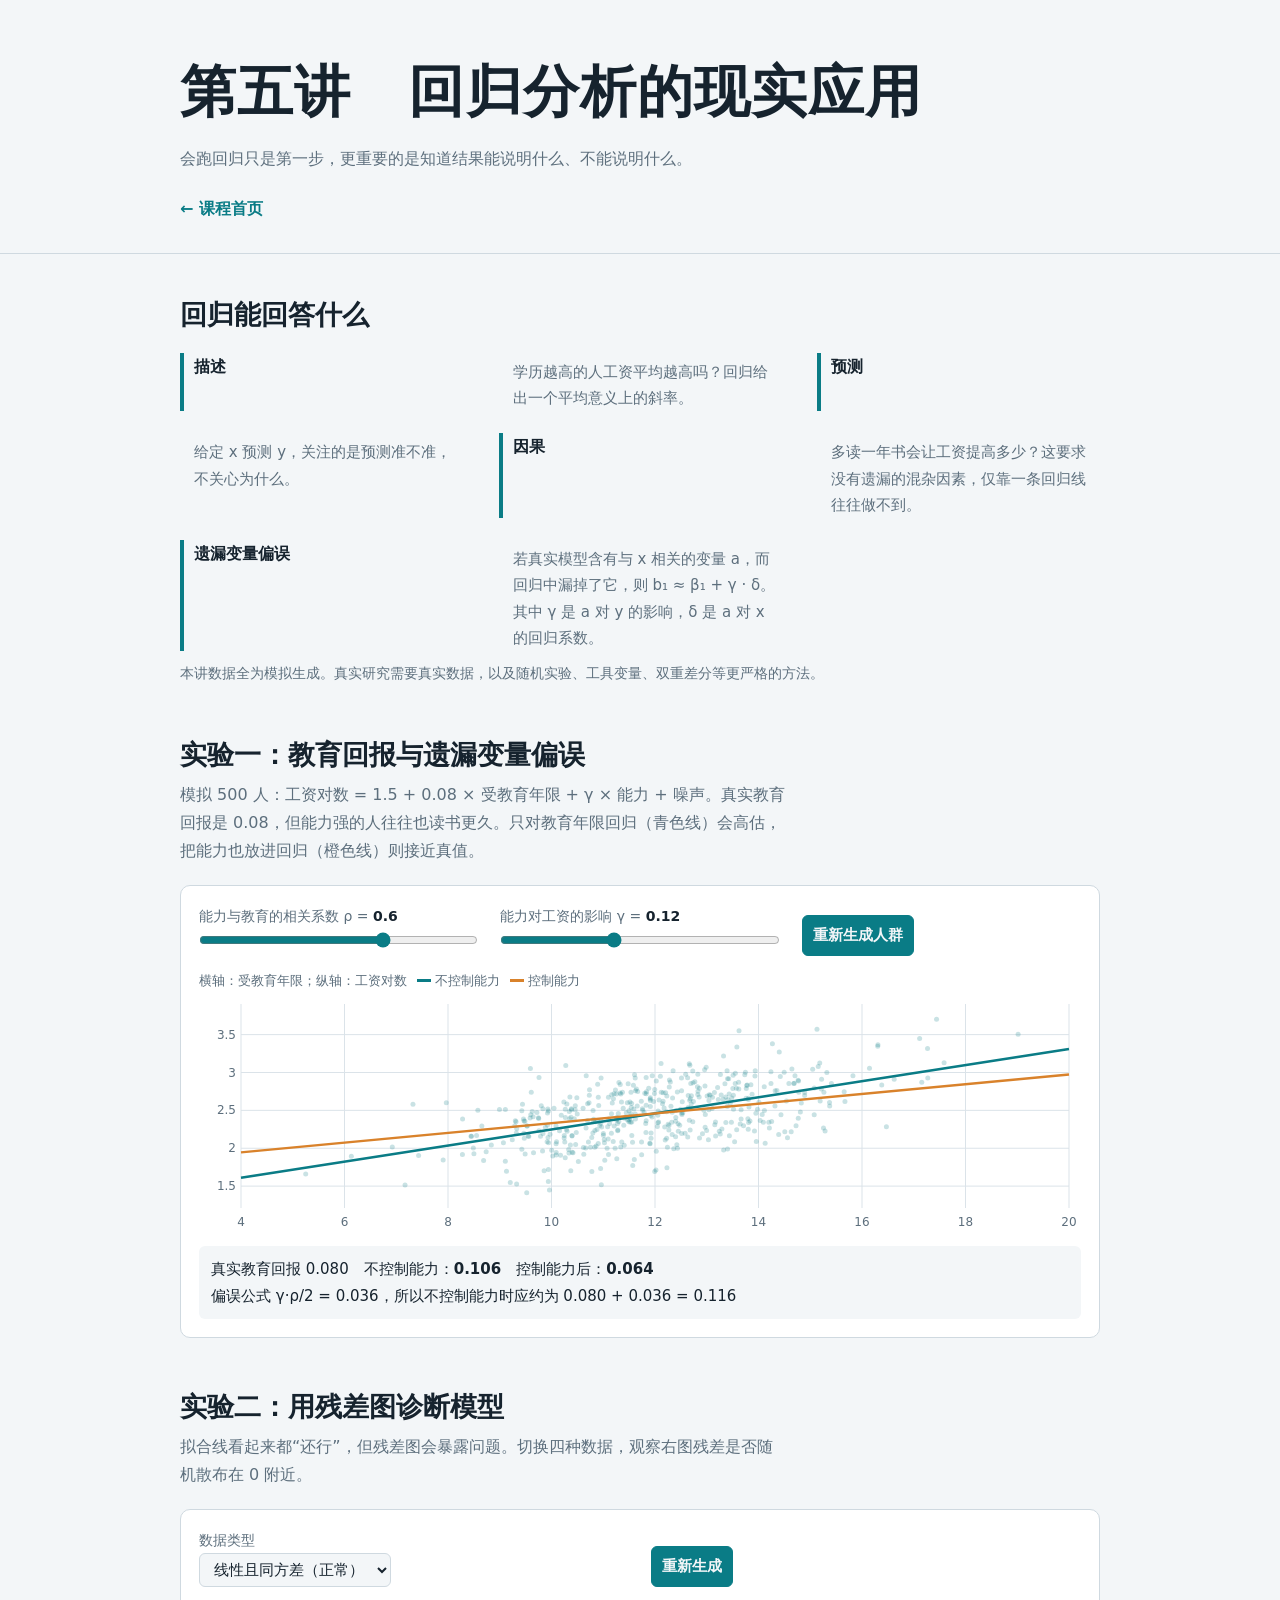
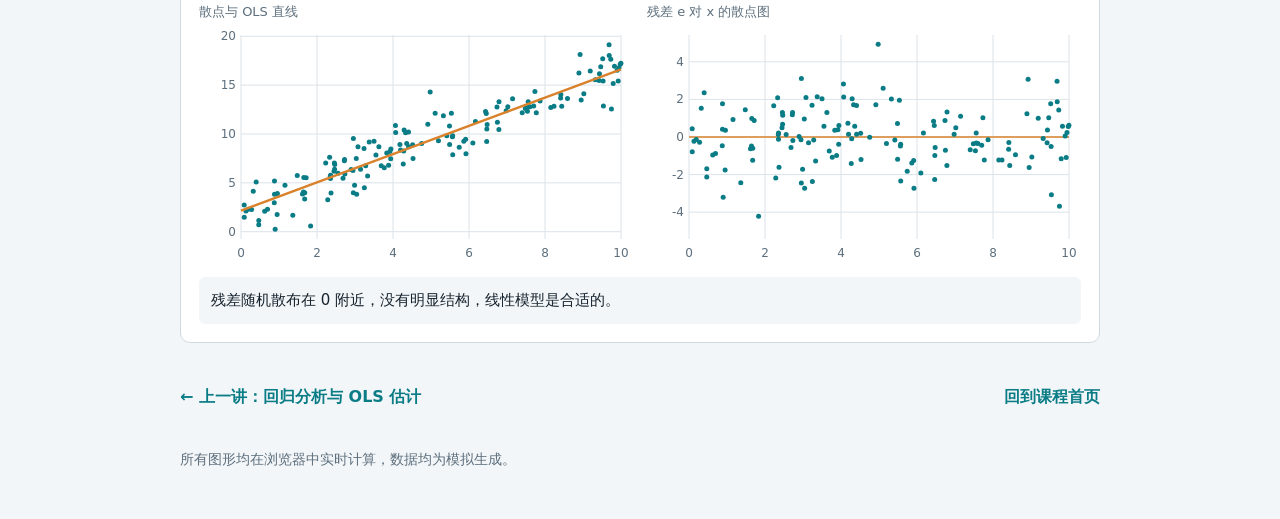
<file: lecture-05/index.html>
<!DOCTYPE html>
<html lang="zh-CN"><head><meta charset="utf-8"><meta name="viewport" content="width=device-width, initial-scale=1, viewport-fit=cover"><title>第五讲　回归分析的现实应用</title><link rel="stylesheet" href="../assets/style.css"></head>
<body><header><div class="w"><h1>第五讲　回归分析的现实应用</h1><p class="lead">会跑回归只是第一步，更重要的是知道结果能说明什么、不能说明什么。</p><nav><a href="../">← 课程首页</a></nav></div></header>
<main class="w">
<section><h2>回归能回答什么</h2><dl>
<dt>描述</dt><dd>学历越高的人工资平均越高吗？回归给出一个平均意义上的斜率。</dd>
<dt>预测</dt><dd>给定 x 预测 y，关注的是预测准不准，不关心为什么。</dd>
<dt>因果</dt><dd>多读一年书会让工资提高多少？这要求没有遗漏的混杂因素，仅靠一条回归线往往做不到。</dd>
<dt>遗漏变量偏误</dt><dd>若真实模型含有与 x 相关的变量 a，而回归中漏掉了它，则 b₁ ≈ β₁ + γ · δ。其中 γ 是 a 对 y 的影响，δ 是 a 对 x 的回归系数。</dd></dl>
<p class="note">本讲数据全为模拟生成。真实研究需要真实数据，以及随机实验、工具变量、双重差分等更严格的方法。</p></section>
<section id="a1"><h2>实验一：教育回报与遗漏变量偏误</h2><p class="intro">模拟 500 人：工资对数 = 1.5 + 0.08 × 受教育年限 + γ × 能力 + 噪声。真实教育回报是 0.08，但能力强的人往往也读书更久。只对教育年限回归（青色线）会高估，把能力也放进回归（橙色线）则接近真值。</p>
<div class="lab"><div class="ctl"><label>能力与教育的相关系数 ρ = <b>0.6</b><input type="range" id="rho" min="0" max="0.9" step="0.05" value="0.6"></label>
<label>能力对工资的影响 γ = <b>0.12</b><input type="range" id="ga" min="0" max="0.3" step="0.01" value="0.12"></label><div><button id="g1">重新生成人群</button></div></div>
<figure><figcaption>横轴：受教育年限；纵轴：工资对数<span class="sw" style="background:var(--acc)"></span>不控制能力<span class="sw" style="background:var(--warm)"></span>控制能力</figcaption><canvas id="c1"></canvas></figure><div class="out" id="o1"></div></div></section>
<section id="a2"><h2>实验二：用残差图诊断模型</h2><p class="intro">拟合线看起来都“还行”，但残差图会暴露问题。切换四种数据，观察右图残差是否随机散布在 0 附近。</p>
<div class="lab"><div class="ctl"><label>数据类型<br><select id="md"><option value="l">线性且同方差（正常）</option><option value="q">非线性（二次关系）</option><option value="h">异方差</option><option value="o">含高杠杆离群点</option></select></label><div><button id="g2">重新生成</button></div></div>
<div class="pair"><figure><figcaption>散点与 OLS 直线</figcaption><canvas id="c2"></canvas></figure><figure><figcaption>残差 e 对 x 的散点图</figcaption><canvas id="c3"></canvas></figure></div><div class="out" id="o2"></div></div></section></main>
<div class="w pn"><a href="../lecture-04/">← 上一讲：回归分析与 OLS 估计</a><a href="../">回到课程首页</a></div><footer><div class="w">所有图形均在浏览器中实时计算，数据均为模拟生成。</div></footer>
<script src="../assets/lib.js"></script>
<script>
const N=500;let a=[],z=[],e=[],xs=[],es=[];
function rs(){const g=()=>Array.from({length:N},gauss);a=g();z=g();e=g();xs=Array.from({length:150},()=>Math.random()*10);es=xs.map(gauss);d1();d2()}
['rho','ga'].forEach(i=>bindB(i,d1));$('g1').onclick=rs;$('g2').onclick=rs;$('md').onchange=d2;
function d1(){const rho=+$('rho').value,ga=+$('ga').value,edu=a.map((t,i)=>12+2*(rho*t+Math.sqrt(1-rho*rho)*z[i])),lw=edu.map((u,i)=>1.5+.08*u+ga*a[i]+.3*e[i]),[b0,bs]=ols(edu,lw);
 const m=v=>v.reduce((s,t)=>s+t,0)/N,me=m(edu),ma=m(a),ml=m(lw);let s11=0,s12=0,s22=0,s1y=0,s2y=0;
 for(let i=0;i<N;i++){const p=edu[i]-me,q=a[i]-ma,y=lw[i]-ml;s11+=p*p;s12+=p*q;s22+=q*q;s1y+=p*y;s2y+=q*y}
 const bl=(s22*s1y-s12*s2y)/(s11*s22-s12*s12),A=ax($('c1'),[4,20],Math.max(...lw)+.2,Math.min(...lw)-.2);
 scat(A,edu,lw,css('--accs'),2.5);seg(A,4,b0+bs*4,20,b0+bs*20,css('--acc'),2.5);seg(A,4,ml+bl*(4-me),20,ml+bl*(20-me),css('--warm'),2.5);
 $('o1').innerHTML=`真实教育回报 0.080　不控制能力：<b>${bs.toFixed(3)}</b>　控制能力后：<b>${bl.toFixed(3)}</b><br>偏误公式 γ·ρ/2 = ${(ga*rho/2).toFixed(3)}，所以不控制能力时应约为 0.080 + ${(ga*rho/2).toFixed(3)} = ${(.08+ga*rho/2).toFixed(3)}`}
function d2(){const t=$('md').value,Y=xs.map((x,i)=>t==='q'?.4*(x-5)**2+1.5*es[i]:t==='h'?2+1.5*x+(.2+.4*x)*es[i]:2+1.5*x+1.5*es[i]),X=[...xs];
 if(t==='o'){X.push(10,9.8);Y.push(-8,-10)}
 const [b0,b1]=ols(X,Y),R=X.map((x,i)=>Y[i]-b0-b1*x),A=ax($('c2'),[0,10],Math.max(...Y)+1,Math.min(...Y)-1);
 scat(A,X,Y,css('--acc'),2.5);seg(A,0,b0,10,b0+10*b1,css('--warm'),2.5);
 const rm=Math.max(...R.map(Math.abs))*1.1,B=ax($('c3'),[0,10],rm,-rm);seg(B,0,0,10,0,css('--warm'),1.5);scat(B,X,R,css('--acc'),2.5);
 $('o2').textContent={l:'残差随机散布在 0 附近，没有明显结构，线性模型是合适的。',q:'残差呈 U 形：直线遗漏了弯曲的关系，应加入二次项或换函数形式。',h:'残差随 x 增大而扩散：存在异方差，普通标准误不可靠，应使用稳健标准误。',o:'右下角的少数极端点把拟合线拉偏：应核实数据来源，并比较剔除前后的结果。'}[t]}
function redraw(){d1();d2()}
rs();
addEventListener('resize',()=>{try{redraw()}catch(e){}});matchMedia("(prefers-color-scheme:dark)").addEventListener("change",()=>dispatchEvent(new Event("resize")));
</script></body></html>
</file>
<file: assets/style.css>
:root{box-sizing:border-box;padding-top:env(safe-area-inset-top,0px);padding-bottom:env(safe-area-inset-bottom,0px);
--bg:#f3f6f8;--panel:#fff;--ink:#16232e;--mut:#5d6f7d;--grid:#dbe3e9;--acc:#0a7c86;--accs:rgba(10,124,134,.22);--warm:#d9822b;--line:#cfd9e0}
@media (prefers-color-scheme:dark){:root:not([data-theme="light"]){--bg:#0f1820;--panel:#16232e;--ink:#e6edf2;--mut:#93a5b3;--grid:#27394a;--acc:#3cc3cf;--accs:rgba(60,195,207,.25);--warm:#f0a35a;--line:#2d4153}}
:root[data-theme="dark"]{--bg:#0f1820;--panel:#16232e;--ink:#e6edf2;--mut:#93a5b3;--grid:#27394a;--acc:#3cc3cf;--accs:rgba(60,195,207,.25);--warm:#f0a35a;--line:#2d4153}
html{scroll-padding-top:env(safe-area-inset-top,0px);scroll-behavior:smooth}
*{box-sizing:border-box}
body{margin:0;background:var(--bg);color:var(--ink);font:16px/1.75 system-ui,"PingFang SC","Microsoft YaHei",sans-serif}
.w{max-width:960px;margin:0 auto;padding:0 20px}
h1,h2,h3{font-family:"Songti SC","Noto Serif CJK SC","Source Han Serif SC","SimSun",serif;line-height:1.3;margin:0}
header{padding:56px 0 28px;border-bottom:1px solid var(--line)}
h1{font-size:clamp(34px,6vw,56px);font-weight:800;letter-spacing:.02em}
.lead{max-width:34em;color:var(--mut);margin:16px 0 22px}
nav{display:flex;flex-wrap:wrap;gap:8px 20px}
nav a{color:var(--acc);text-decoration:none;font-weight:600;border-bottom:2px solid transparent}
nav a:hover,nav a:focus-visible{border-color:var(--acc);outline:none}
section{padding:44px 0 8px}
h2{font-size:27px;margin-bottom:8px}
.intro{color:var(--mut);max-width:38em;margin:0 0 20px}
dl{margin:20px 0 0;display:grid;grid-template-columns:repeat(auto-fit,minmax(280px,1fr));gap:22px 36px}
dt{font-weight:700;border-left:4px solid var(--acc);padding-left:10px;font-family:"Songti SC","Noto Serif CJK SC","SimSun",serif}
dd{margin:6px 0 0 14px;color:var(--mut);font-size:15px}
.lab{background:var(--panel);border:1px solid var(--line);border-radius:10px;padding:18px;margin-top:18px}
.ctl{display:grid;grid-template-columns:repeat(auto-fit,minmax(190px,1fr));gap:10px 22px;margin-bottom:14px;align-items:end}
.ctl .ps{display:contents}
label{display:block;font-size:14px;color:var(--mut)}
label b{color:var(--ink);font-variant-numeric:tabular-nums}
input[type=range]{width:100%;accent-color:var(--acc);margin:4px 0 0}
select,button{font:inherit;font-size:15px;padding:6px 10px;border-radius:6px;border:1px solid var(--line);background:var(--bg);color:var(--ink)}
button{background:var(--acc);color:var(--bg);border-color:var(--acc);font-weight:600;cursor:pointer}
:is(select,button,input):focus-visible{outline:2px solid var(--warm);outline-offset:2px}
.pair{display:grid;grid-template-columns:1fr 1fr;gap:14px}
@media(max-width:700px){.pair{grid-template-columns:1fr}}
figure{margin:0}
figcaption{font-size:13px;color:var(--mut);margin-bottom:2px}
canvas{width:100%;height:240px;display:block}
.out{margin-top:12px;padding:10px 12px;background:var(--bg);border-radius:6px;font-size:15px;font-variant-numeric:tabular-nums}
.note{font-size:14px;color:var(--mut);margin:10px 0 0}
.sw{display:inline-block;width:14px;height:3px;vertical-align:middle;margin:0 4px 2px 10px}
footer{padding:36px 0 48px;color:var(--mut);font-size:14px}
.toc{list-style:none;padding:0;margin:20px 0 0;display:grid;gap:14px}
.toc a{display:block;padding:14px 18px;background:var(--panel);border:1px solid var(--line);border-left:4px solid var(--acc);border-radius:8px;color:var(--ink);text-decoration:none}
.toc a:hover,.toc a:focus-visible{border-color:var(--acc);outline:none}
.toc b{font-family:"Songti SC","Noto Serif CJK SC","SimSun",serif;font-size:18px}
.toc span{display:block;color:var(--mut);font-size:14px}
.pn{display:flex;justify-content:space-between;gap:12px;padding:32px 20px 0}
.pn a{color:var(--acc);font-weight:600;text-decoration:none}
.eq{background:var(--panel);border-left:4px solid var(--warm);padding:8px 14px;margin:14px 0;font-variant-numeric:tabular-nums}
</file>
